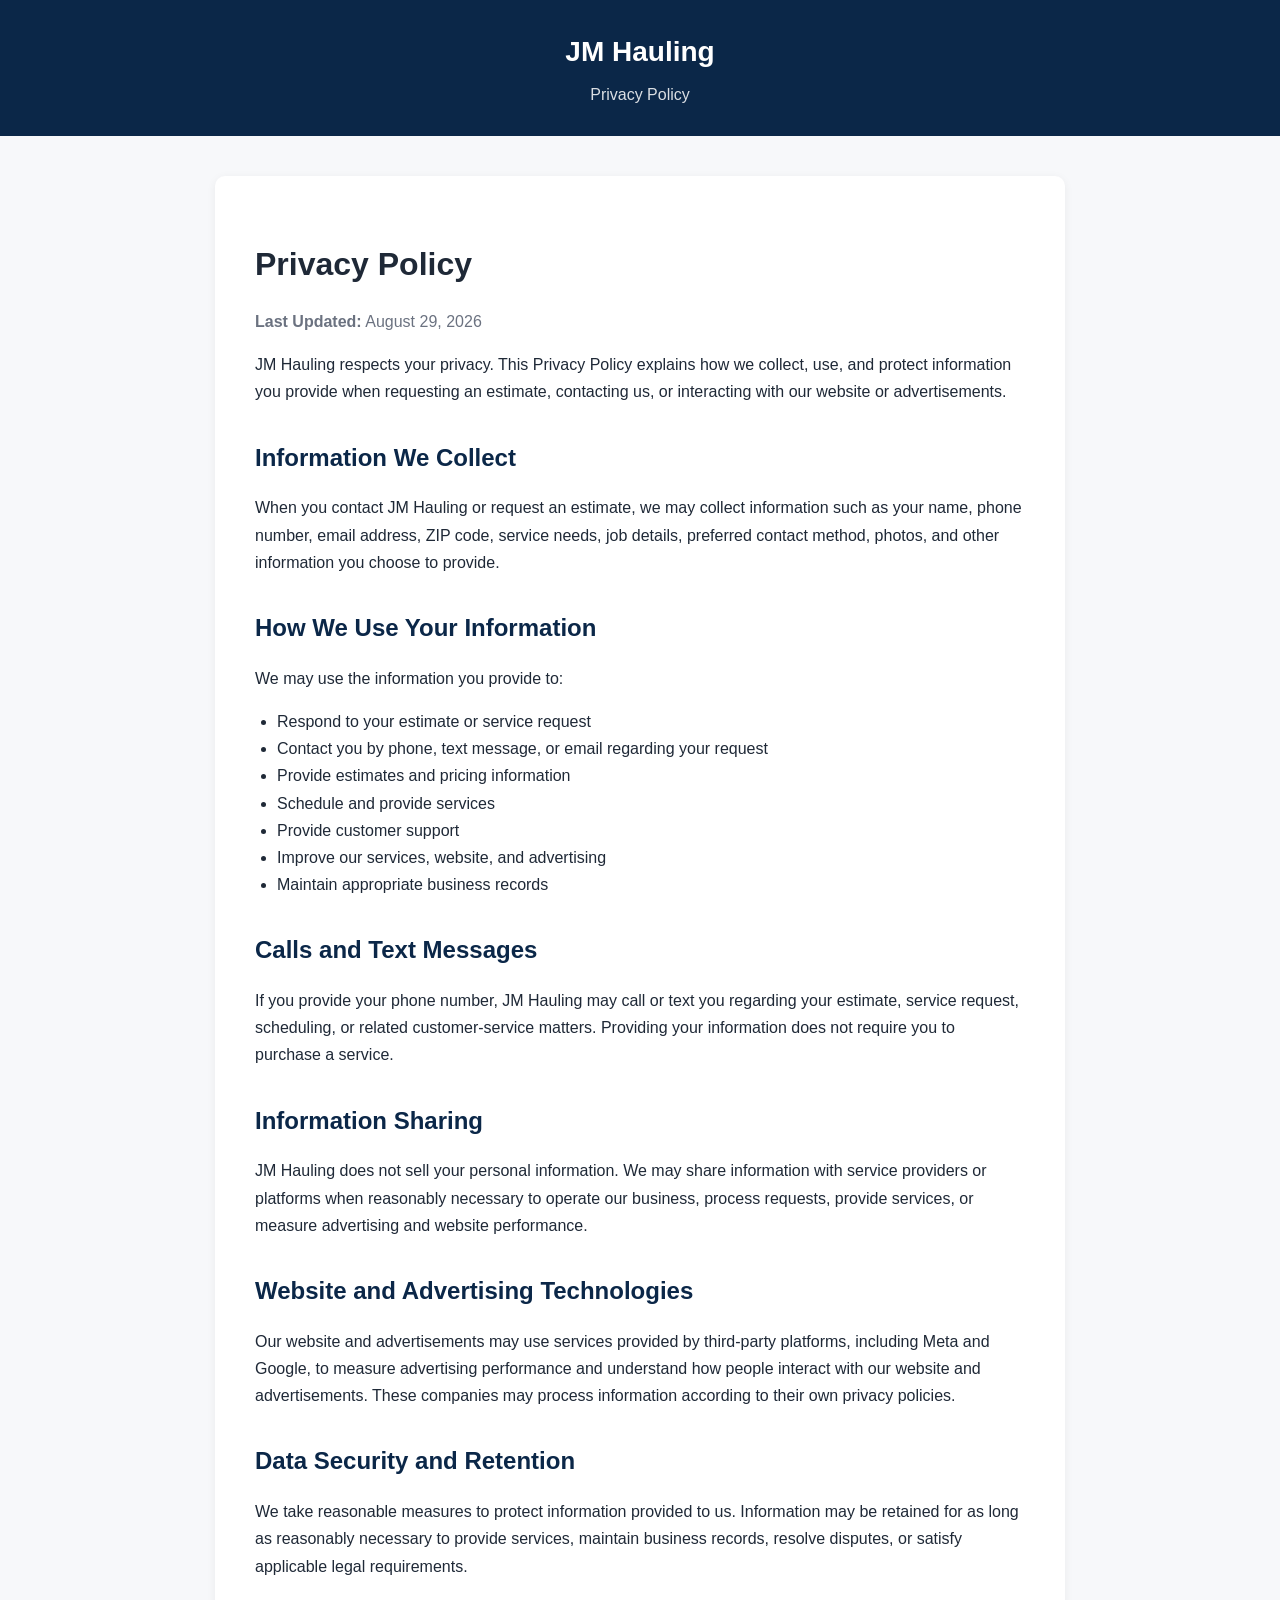
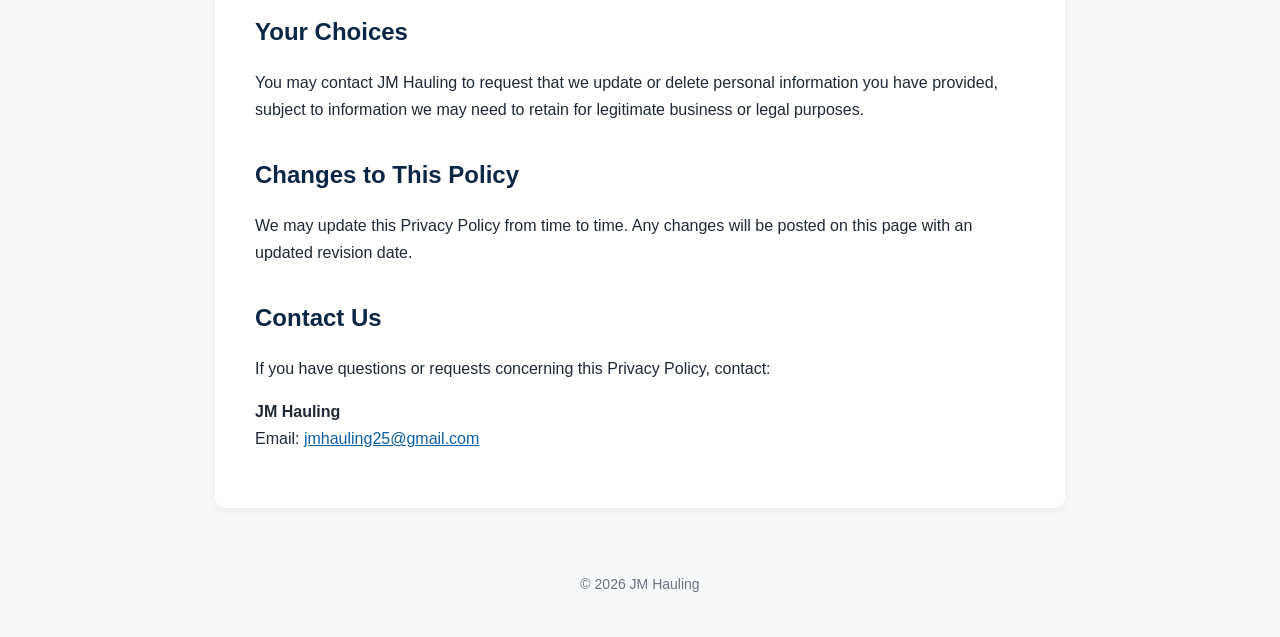
<file: privacy/index.html>
<!DOCTYPE html>
<html lang="en">
<head>
  <meta charset="UTF-8">
  <meta name="viewport" content="width=device-width, initial-scale=1.0">

  <title>Privacy Policy | JM Hauling</title>
  <meta name="robots" content="index, follow">

  <style>
    * {
      box-sizing: border-box;
    }

    body {
      margin: 0;
      font-family: Arial, Helvetica, sans-serif;
      background: #f7f8fa;
      color: #1f2937;
      line-height: 1.7;
    }

    header {
      background: #0b2748;
      color: white;
      padding: 28px 20px;
      text-align: center;
    }

    header h1 {
      margin: 0;
      font-size: 28px;
    }

    header p {
      margin: 5px 0 0;
      opacity: 0.85;
    }

    main {
      max-width: 850px;
      margin: 40px auto;
      background: white;
      padding: 40px;
      border-radius: 10px;
      box-shadow: 0 2px 10px rgba(0,0,0,0.06);
    }

    h2 {
      color: #0b2748;
      margin-top: 32px;
      margin-bottom: 8px;
    }

    p, li {
      font-size: 16px;
    }

    ul {
      padding-left: 22px;
    }

    a {
      color: #0b5fa5;
    }

    .updated {
      color: #6b7280;
      margin-top: -5px;
    }

    footer {
      text-align: center;
      padding: 25px 20px 40px;
      color: #6b7280;
      font-size: 14px;
    }

    @media (max-width: 600px) {
      main {
        margin: 0;
        padding: 28px 20px;
        border-radius: 0;
      }

      header h1 {
        font-size: 24px;
      }
    }
  </style>
  <!-- Google tag (gtag.js) -->
<script async src="https://www.googletagmanager.com/gtag/js?id=G-0M6MHVW9EZ"></script>
<script>
  window.dataLayer = window.dataLayer || [];
  function gtag(){dataLayer.push(arguments);}
  gtag('js', new Date());

  gtag('config', 'G-0M6MHVW9EZ');
  gtag('config', 'AW-18402638297');
</script>
  <!-- Meta Pixel Code -->
<script>
!function(f,b,e,v,n,t,s)
{if(f.fbq)return;n=f.fbq=function(){n.callMethod?
n.callMethod.apply(n,arguments):n.queue.push(arguments)};
if(!f._fbq)f._fbq=n;n.push=n;n.loaded=!0;n.version='2.0';
n.queue=[];t=b.createElement(e);t.async=!0;
t.src=v;s=b.getElementsByTagName(e)[0];
s.parentNode.insertBefore(t,s)}(window, document,'script',
'https://connect.facebook.net/en_US/fbevents.js');
fbq('init', '1035782122408528');
fbq('track', 'PageView');
</script>
<noscript><img height="1" width="1" style="display:none"
src="https://www.facebook.com/tr?id=1035782122408528&ev=PageView&noscript=1"
/></noscript>
<!-- End Meta Pixel Code -->
</head>

<body>

<header>
  <h1>JM Hauling</h1>
  <p>Privacy Policy</p>
</header>

<main>

  <h1>Privacy Policy</h1>
  <p class="updated"><strong>Last Updated:</strong> August 29, 2026</p>

  <p>
    JM Hauling respects your privacy. This Privacy Policy explains how we
    collect, use, and protect information you provide when requesting an
    estimate, contacting us, or interacting with our website or advertisements.
  </p>

  <h2>Information We Collect</h2>

  <p>
    When you contact JM Hauling or request an estimate, we may collect
    information such as your name, phone number, email address, ZIP code,
    service needs, job details, preferred contact method, photos, and other
    information you choose to provide.
  </p>

  <h2>How We Use Your Information</h2>

  <p>We may use the information you provide to:</p>

  <ul>
    <li>Respond to your estimate or service request</li>
    <li>Contact you by phone, text message, or email regarding your request</li>
    <li>Provide estimates and pricing information</li>
    <li>Schedule and provide services</li>
    <li>Provide customer support</li>
    <li>Improve our services, website, and advertising</li>
    <li>Maintain appropriate business records</li>
  </ul>

  <h2>Calls and Text Messages</h2>

  <p>
    If you provide your phone number, JM Hauling may call or text you regarding
    your estimate, service request, scheduling, or related customer-service
    matters. Providing your information does not require you to purchase a
    service.
  </p>

  <h2>Information Sharing</h2>

  <p>
    JM Hauling does not sell your personal information. We may share
    information with service providers or platforms when reasonably necessary
    to operate our business, process requests, provide services, or measure
    advertising and website performance.
  </p>

  <h2>Website and Advertising Technologies</h2>

  <p>
    Our website and advertisements may use services provided by third-party
    platforms, including Meta and Google, to measure advertising performance
    and understand how people interact with our website and advertisements.
    These companies may process information according to their own privacy
    policies.
  </p>

  <h2>Data Security and Retention</h2>

  <p>
    We take reasonable measures to protect information provided to us.
    Information may be retained for as long as reasonably necessary to provide
    services, maintain business records, resolve disputes, or satisfy
    applicable legal requirements.
  </p>

  <h2>Your Choices</h2>

  <p>
    You may contact JM Hauling to request that we update or delete personal
    information you have provided, subject to information we may need to retain
    for legitimate business or legal purposes.
  </p>

  <h2>Changes to This Policy</h2>

  <p>
    We may update this Privacy Policy from time to time. Any changes will be
    posted on this page with an updated revision date.
  </p>

  <h2>Contact Us</h2>

  <p>
    If you have questions or requests concerning this Privacy Policy, contact:
  </p>

  <p>
    <strong>JM Hauling</strong><br>
    Email:
    <a href="mailto:jmhauling25@gmail.com">jmhauling25@gmail.com</a>
  </p>

</main>

<footer>
  © 2026 JM Hauling
</footer>

<script src="../assets/contact-tracking.js?v=1" defer></script></body>
</html>
</file>
